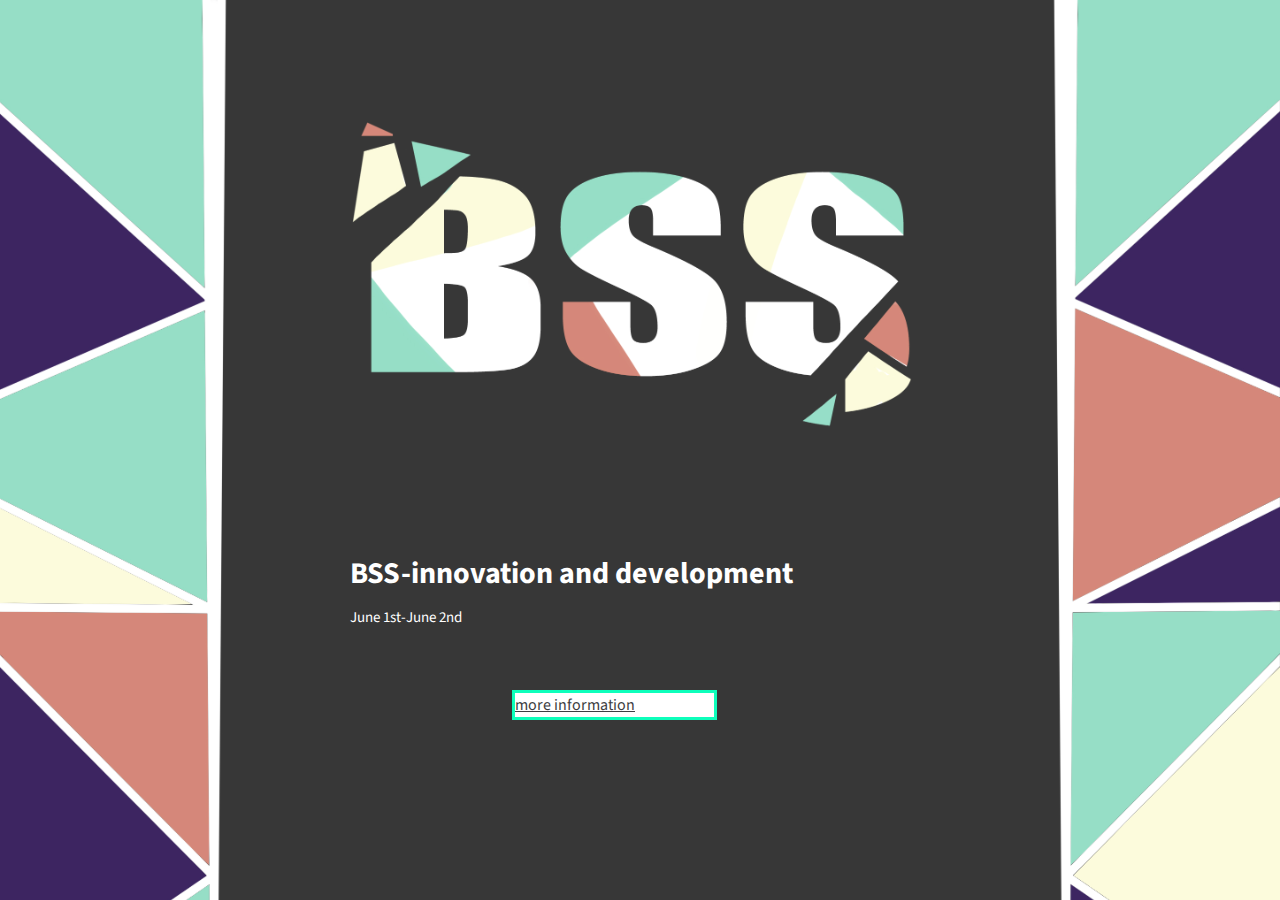
<file: index.html>
<!DOCTYPE html>
<html>
<head>

	<meta charset="utf-8">
	<meta http-equiv="X-UA-Compatible" content="IE=edge">
	<title>BSS-innovation and development</title>
	<meta name="description" content="">
	
	<!-- Enable responsive layouts; tell browsers not to shrink pages to fit small screens -->
	<meta name="viewport" content="width=device-width, initial-scale=1">

	<!-- Load styles -->
	<!-- For production, combine all of the stylesheets -->
	<link rel="stylesheet" href="css/sitewide.css">
	
	<!-- pull in webfonts -->
	<link href="https://fonts.googleapis.com/css?family=Source+Sans+Pro" rel="stylesheet">

</head>
<body>

	<!-- Page content goes inside the container -->
	<!-- In general, you should have only one container per page. -->
	<div class="container">

		<h1>BSS-innovation and development</h1>

		<p>June 1st-June 2nd</p>
	</div>
	<div class="link">
		<a href="index-information.html"> more information </a>

	</div><!-- end container -->
	
</body>
</html>
</file>
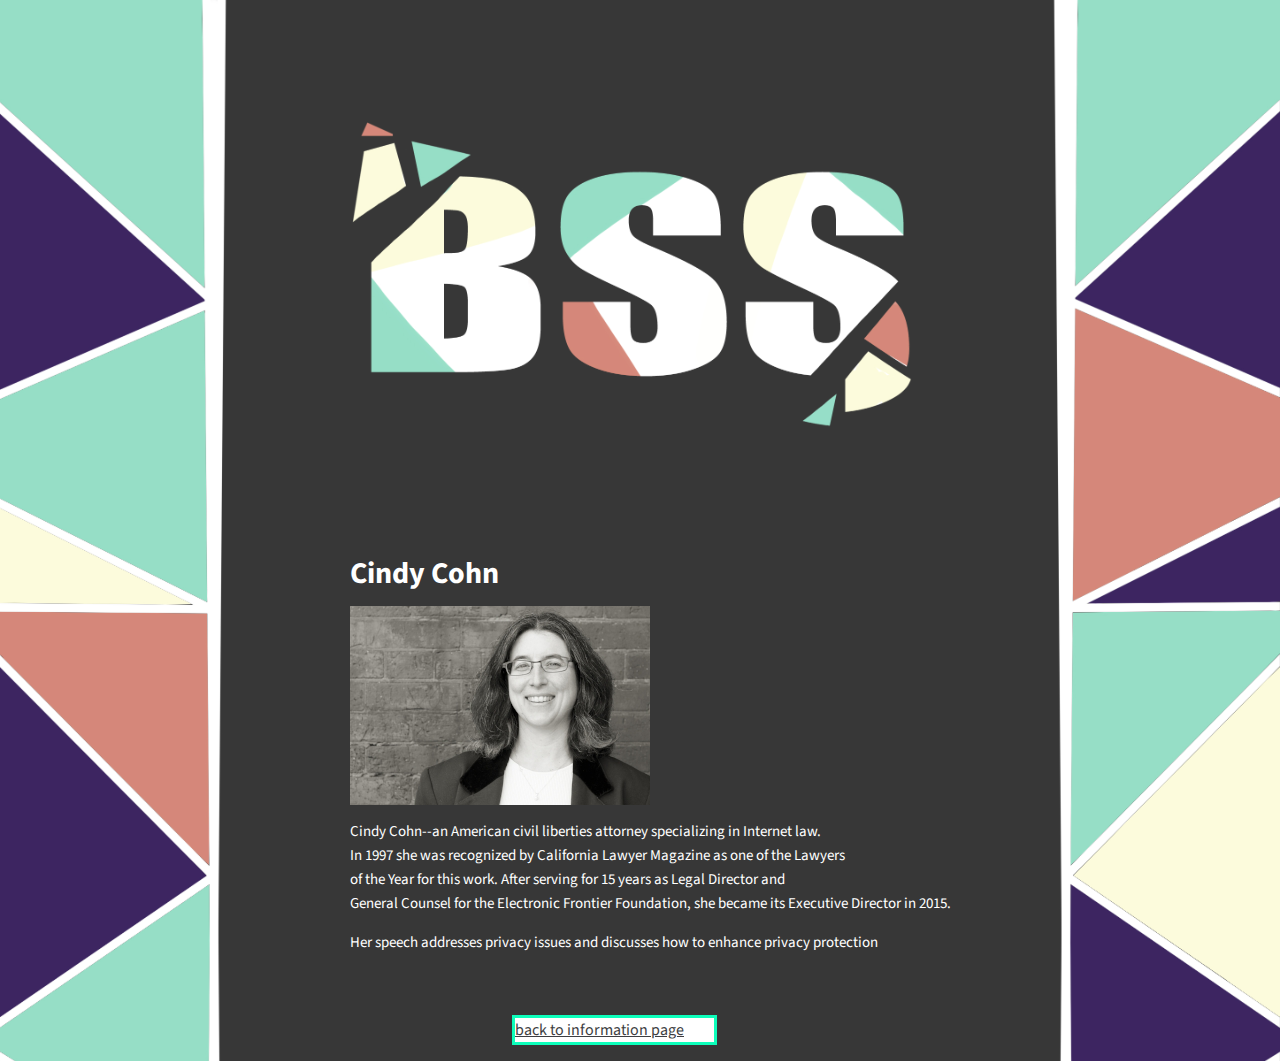
<file: index cc.html>
<!DOCTYPE html>
<html>
<head>

	<meta charset="utf-8">
	<meta http-equiv="X-UA-Compatible" content="IE=edge">
	<title>BSS-innovation and development</title>
	<meta name="description" content="">
	
	<!-- Enable responsive layouts; tell browsers not to shrink pages to fit small screens -->
	<meta name="viewport" content="width=device-width, initial-scale=1">

	<!-- Load styles -->
	<!-- For production, combine all of the stylesheets -->
	<link rel="stylesheet" href="css/sitewide.css">
	
	<!-- pull in webfonts -->
	<link href="https://fonts.googleapis.com/css?family=Source+Sans+Pro" rel="stylesheet">

</head>
<body>

	<!-- Page content goes inside the container -->
	<!-- In general, you should have only one container per page. -->
	<div class="container">

		<h1>Cindy Cohn</h1>
		<img src="img/download.jpeg">

		<p>Cindy Cohn--an American civil liberties attorney specializing in Internet law. <br>In 1997 she was recognized by California Lawyer Magazine as one of the Lawyers <br>of the Year for this work. After serving for 15 years as Legal Director and <br>General Counsel for the Electronic Frontier Foundation, she became its Executive Director in 2015.</P>
			<p>Her speech addresses privacy issues and discusses how to enhance privacy protection</p>
	</div>
	<div class="link">
		<a href="index-information.html"> back to information page</a>

	</div><!-- end container -->
	
</body>
</html>
</file>
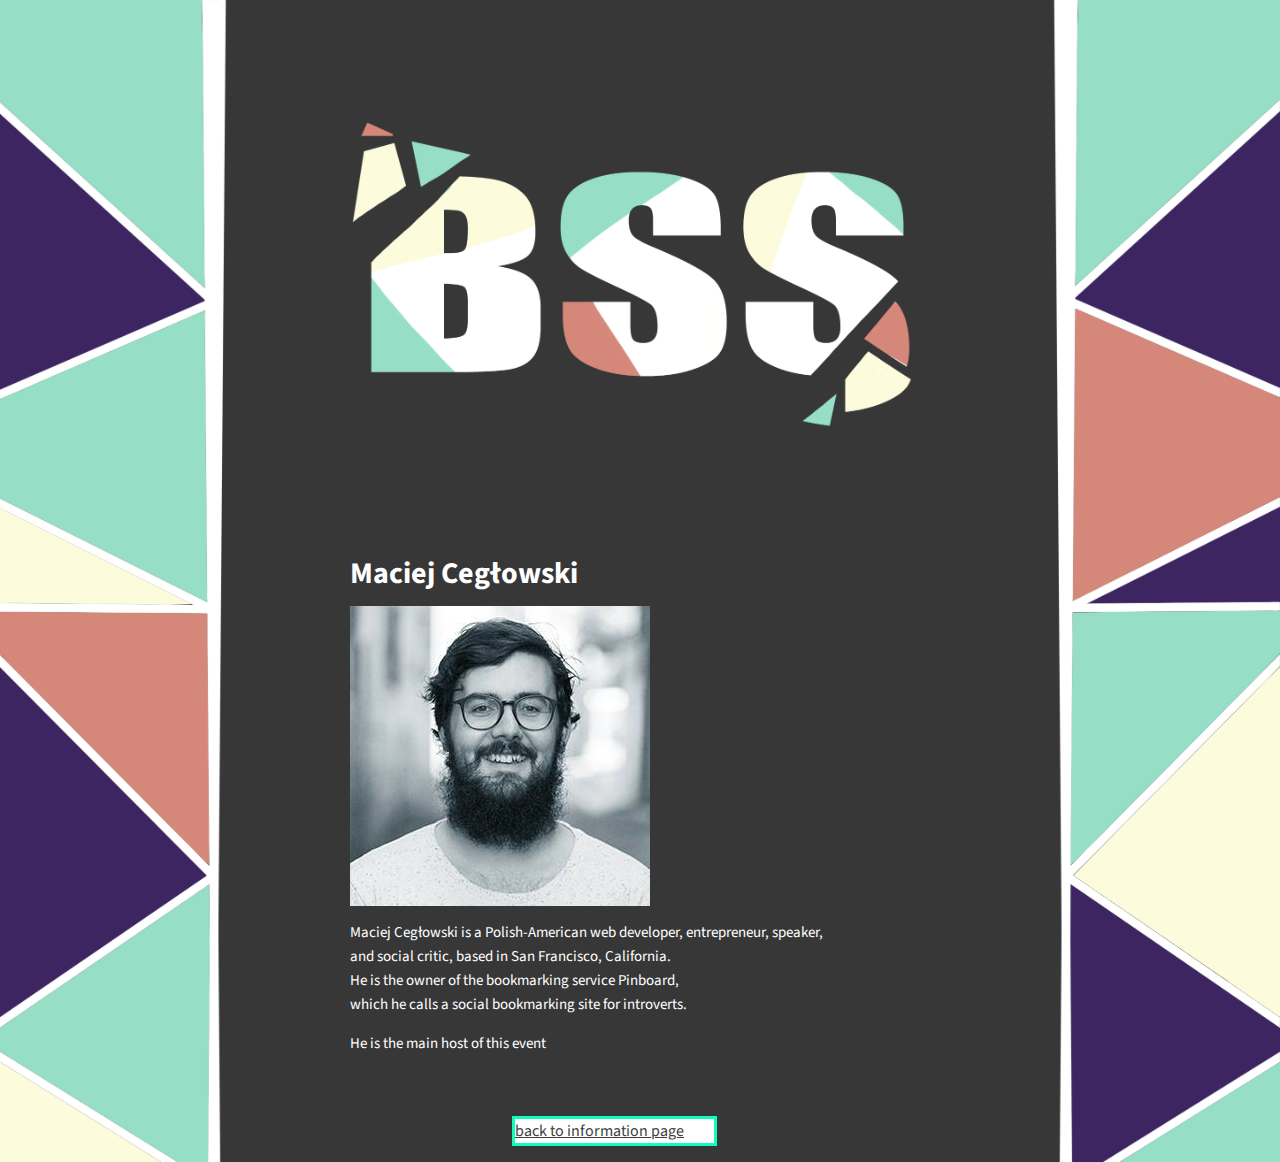
<file: index https.html>
<!DOCTYPE html>
<html>
<head>

	<meta charset="utf-8">
	<meta http-equiv="X-UA-Compatible" content="IE=edge">
	<title>BSS-innovation and development</title>
	<meta name="description" content="">
	
	<!-- Enable responsive layouts; tell browsers not to shrink pages to fit small screens -->
	<meta name="viewport" content="width=device-width, initial-scale=1">

	<!-- Load styles -->
	<!-- For production, combine all of the stylesheets -->
	<link rel="stylesheet" href="css/sitewide.css">
	
	<!-- pull in webfonts -->
	<link href="https://fonts.googleapis.com/css?family=Source+Sans+Pro" rel="stylesheet">

</head>
<body>

	<!-- Page content goes inside the container -->
	<!-- In general, you should have only one container per page. -->
	<div class="container">

		<h1>Maciej Cegłowski</h1>
		<img src="img/Xq6a6u9n_400x400.jpg">

		<p>Maciej Cegłowski is a Polish-American web developer, entrepreneur, speaker, <br>and social critic, based in San Francisco, California. <br>He is the owner of the bookmarking service Pinboard, <br>which he calls a social bookmarking site for introverts.</P>
			<p>He is the main host of this event</p>
	</div>
	<div class="link">
		<a href="index-information.html"> back to information page</a>

	</div><!-- end container -->
	
</body>
</html>
</file>
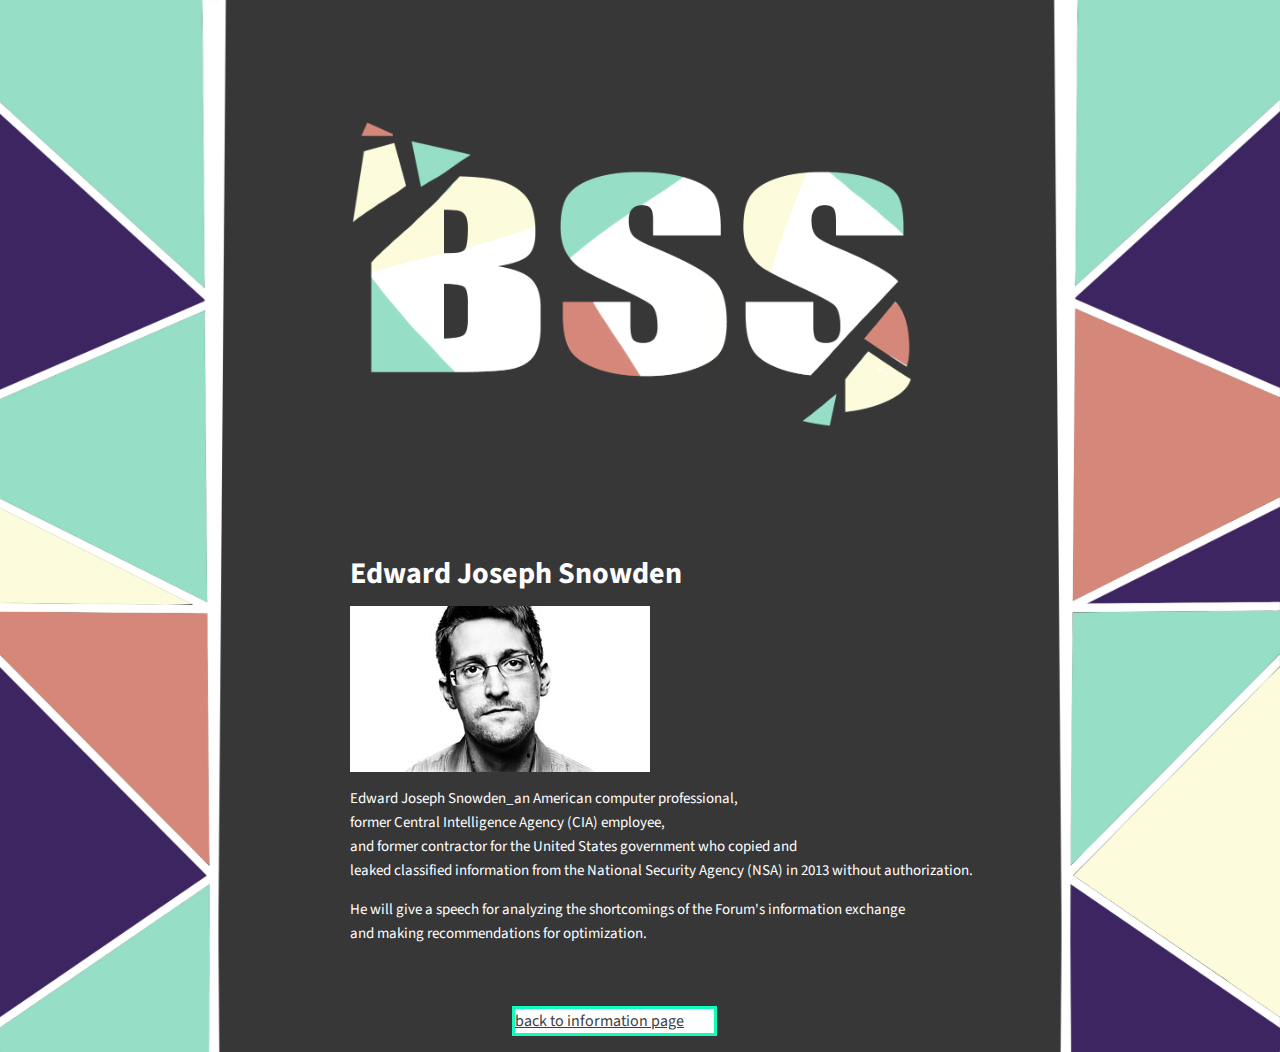
<file: index jEdward J S.html>
<!DOCTYPE html>
<html>
<head>

	<meta charset="utf-8">
	<meta http-equiv="X-UA-Compatible" content="IE=edge">
	<title>BSS-innovation and development</title>
	<meta name="description" content="">
	
	<!-- Enable responsive layouts; tell browsers not to shrink pages to fit small screens -->
	<meta name="viewport" content="width=device-width, initial-scale=1">

	<!-- Load styles -->
	<!-- For production, combine all of the stylesheets -->
	<link rel="stylesheet" href="css/sitewide.css">
	
	<!-- pull in webfonts -->
	<link href="https://fonts.googleapis.com/css?family=Source+Sans+Pro" rel="stylesheet">

</head>
<body>

	<!-- Page content goes inside the container -->
	<!-- In general, you should have only one container per page. -->
	<div class="container">

		<h1>Edward Joseph Snowden</h1>
		<img src="img/Cnt4_Fr53-1.jpg">

		<p>Edward Joseph Snowden_an American computer professional, <br>former Central Intelligence Agency (CIA) employee, <br>and former contractor for the United States government who copied and <br>leaked classified information from the National Security Agency (NSA) in 2013 without authorization.  </P>
			<p>He will give a speech for analyzing the shortcomings of the Forum's information exchange <br>and making recommendations for optimization.</p>
	</div>
	<div class="link">
		<a href="index-information.html"> back to information page</a>

	</div><!-- end container -->
	
</body>
</html>
</file>
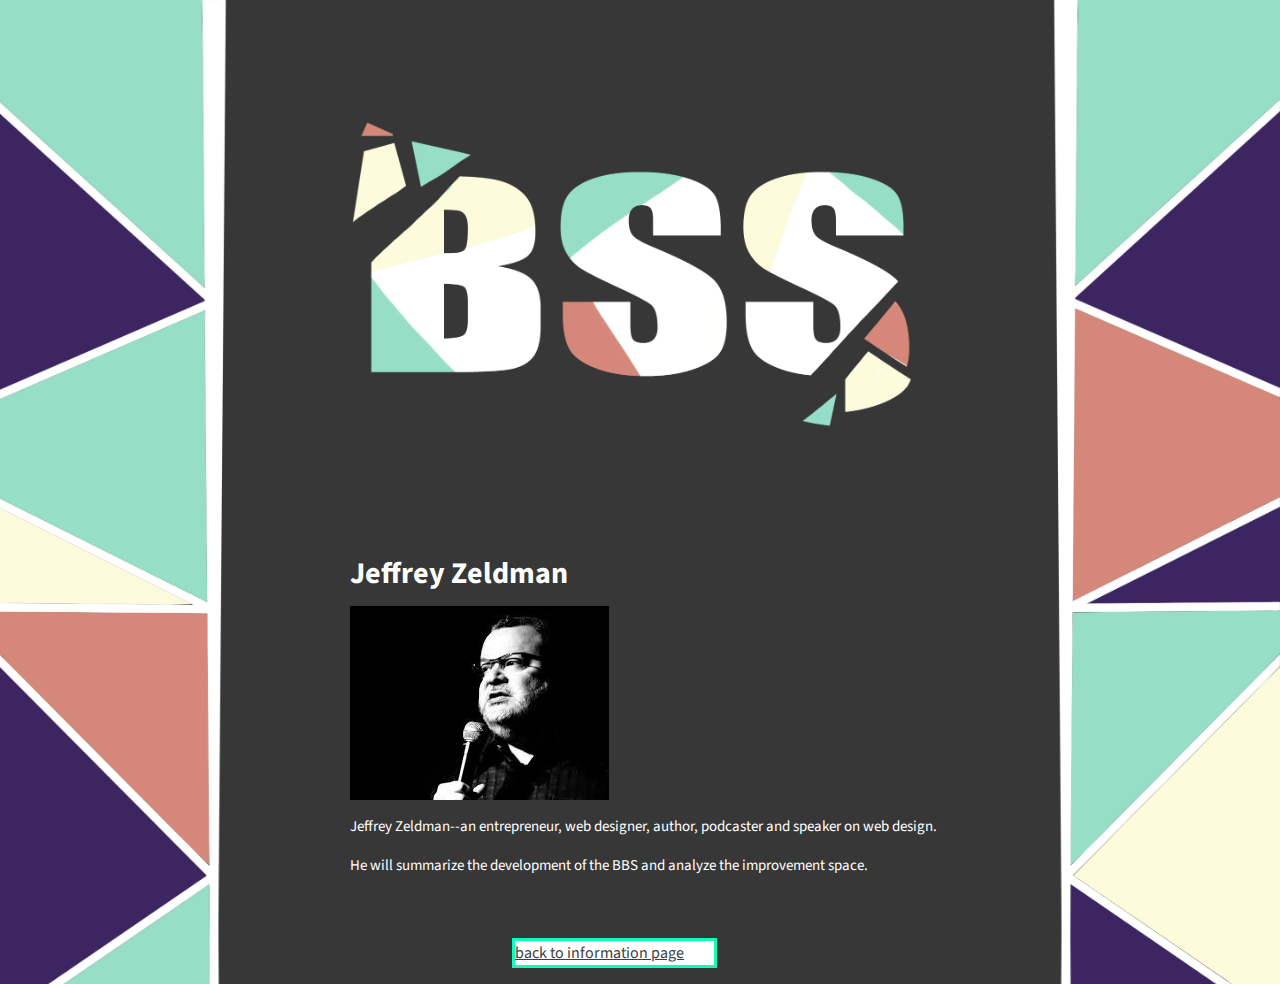
<file: index jz.html>
<!DOCTYPE html>
<html>
<head>

	<meta charset="utf-8">
	<meta http-equiv="X-UA-Compatible" content="IE=edge">
	<title>BSS-innovation and development</title>
	<meta name="description" content="">
	
	<!-- Enable responsive layouts; tell browsers not to shrink pages to fit small screens -->
	<meta name="viewport" content="width=device-width, initial-scale=1">

	<!-- Load styles -->
	<!-- For production, combine all of the stylesheets -->
	<link rel="stylesheet" href="css/sitewide.css">
	
	<!-- pull in webfonts -->
	<link href="https://fonts.googleapis.com/css?family=Source+Sans+Pro" rel="stylesheet">

</head>
<body>

	<!-- Page content goes inside the container -->
	<!-- In general, you should have only one container per page. -->
	<div class="container">

		<h1>Jeffrey Zeldman</h1>
		<img src="img/images.jpeg">

		<p>Jeffrey Zeldman--an entrepreneur, web designer, author, podcaster and speaker on web design.  </P>
			<p>He will summarize the development of the BBS and analyze the improvement space.</p>
	</div>
	<div class="link">
		<a href="index-information.html"> back to information page</a>

	</div><!-- end container -->
	
</body>
</html>
</file>
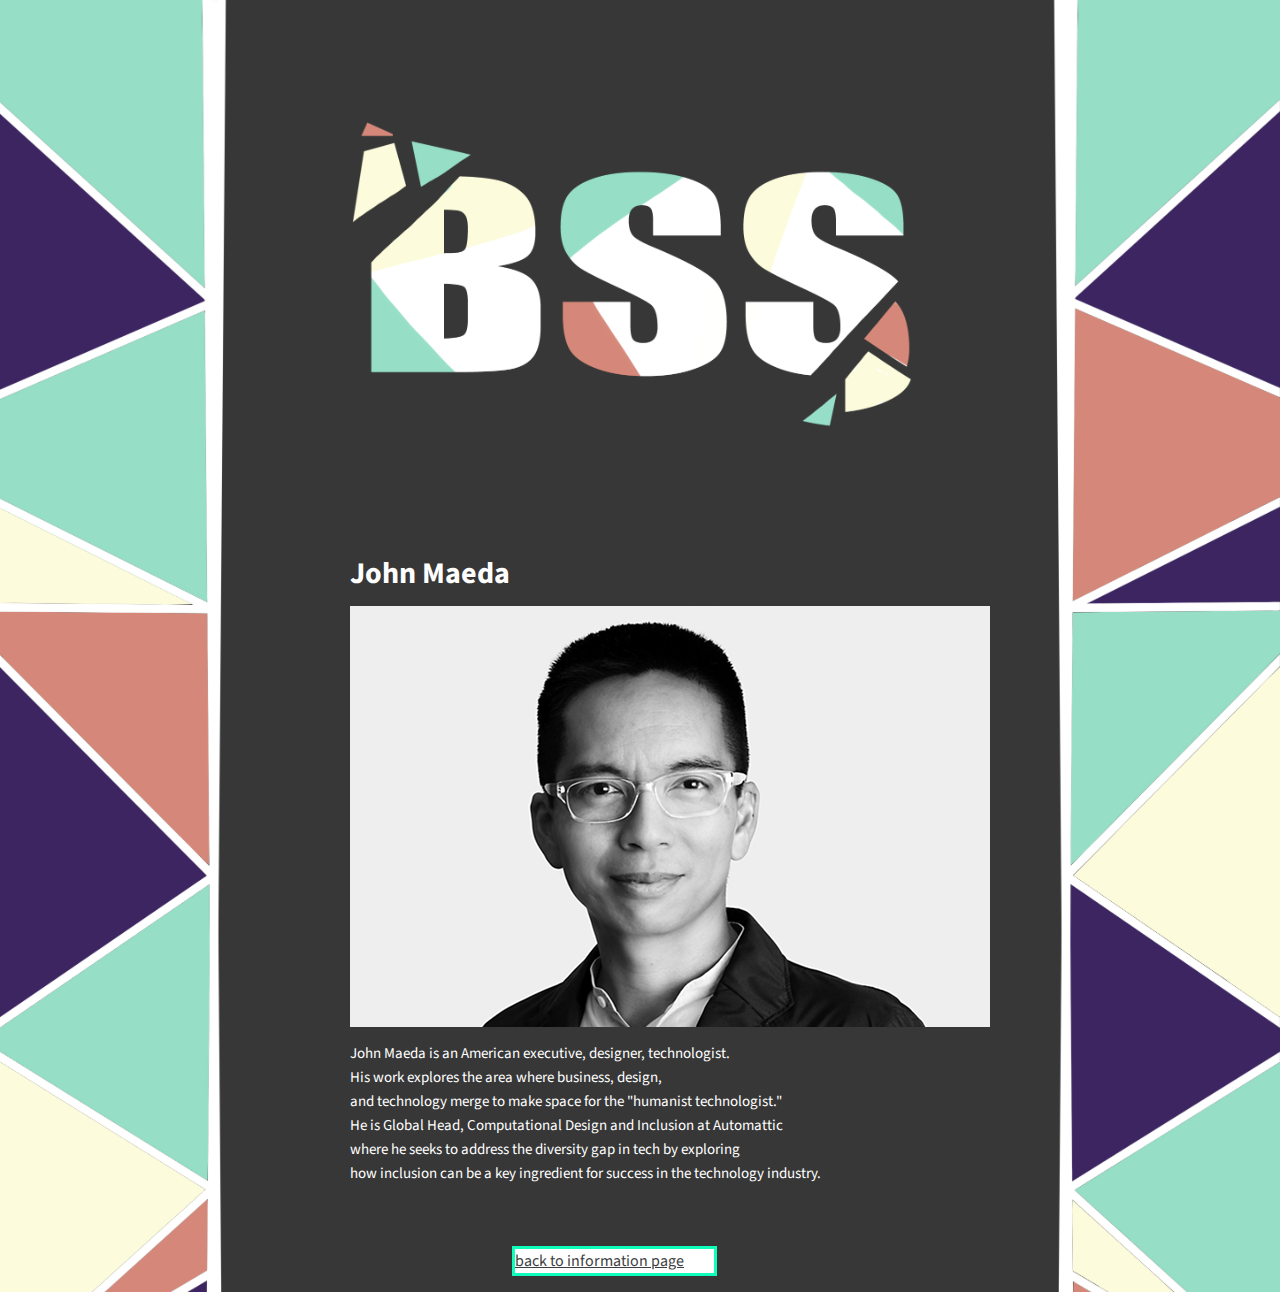
<file: index KKK.html>
<!DOCTYPE html>
<html>
<head>

	<meta charset="utf-8">
	<meta http-equiv="X-UA-Compatible" content="IE=edge">
	<title>BSS-innovation and development</title>
	<meta name="description" content="">
	
	<!-- Enable responsive layouts; tell browsers not to shrink pages to fit small screens -->
	<meta name="viewport" content="width=device-width, initial-scale=1">

	<!-- Load styles -->
	<!-- For production, combine all of the stylesheets -->
	<link rel="stylesheet" href="css/sitewide.css">
	
	<!-- pull in webfonts -->
	<link href="https://fonts.googleapis.com/css?family=Source+Sans+Pro" rel="stylesheet">

</head>
<body>

	<!-- Page content goes inside the container -->
	<!-- In general, you should have only one container per page. -->
	<div class="container">

		<h1>John Maeda</h1>
		<img src="img/130702_john_maeda2.jpg">

		<p>John Maeda  is an American executive, designer, technologist.<br> His work explores the area where business, design, <br>and technology merge to make space for the "humanist technologist."<br> He is Global Head, Computational Design and Inclusion at Automattic <br>where he seeks to address the diversity gap in tech by exploring <br>how inclusion can be a key ingredient for success in the technology industry. </P>
			<p></p>
	</div>
	<div class="link">
		<a href="index-information.html"> back to information page</a>

	</div><!-- end container -->
	
</body>
</html>
</file>
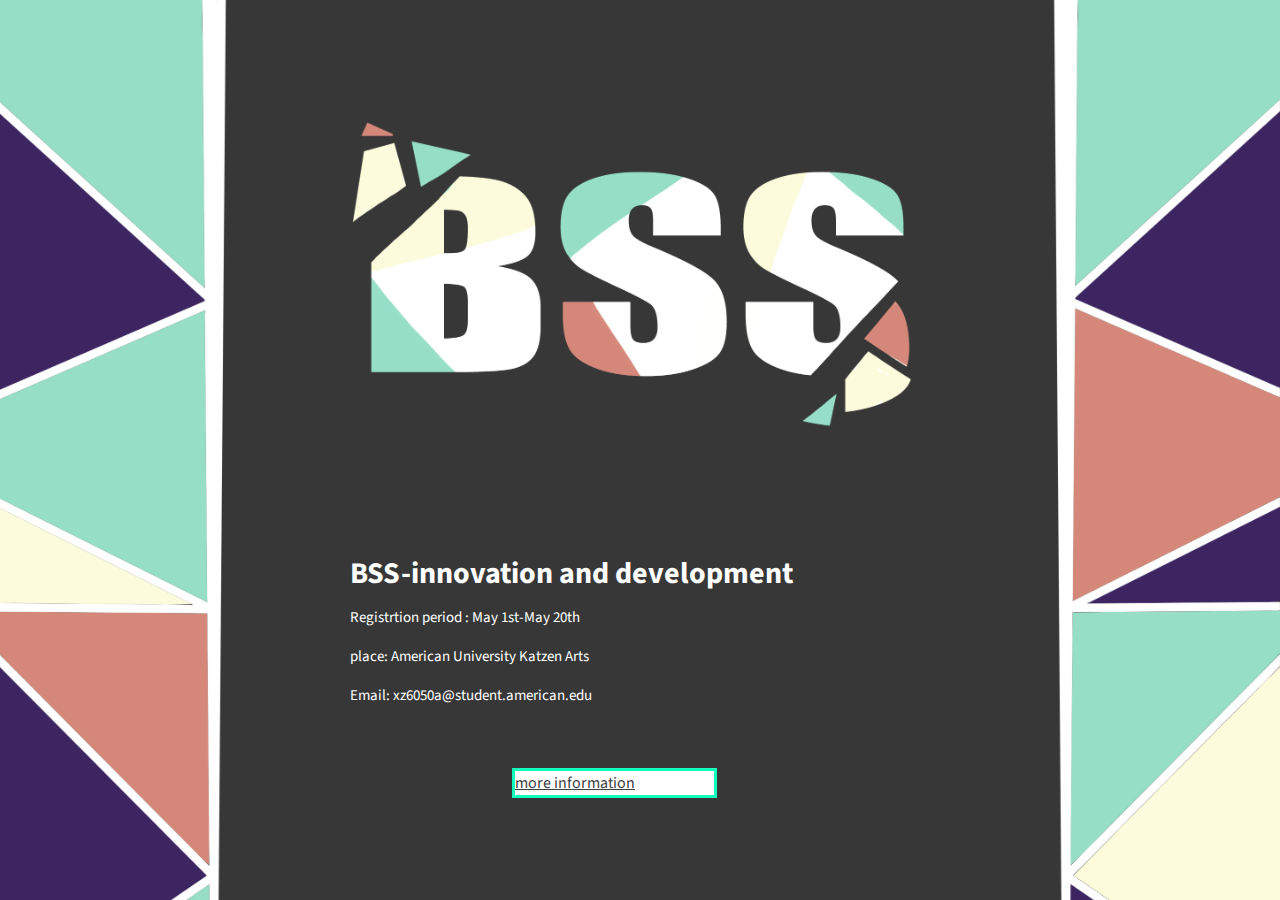
<file: index registrtion.html>
<!DOCTYPE html>
<html>
<head>

	<meta charset="utf-8">
	<meta http-equiv="X-UA-Compatible" content="IE=edge">
	<title>BSS-innovation and development</title>
	<meta name="description" content="">
	
	<!-- Enable responsive layouts; tell browsers not to shrink pages to fit small screens -->
	<meta name="viewport" content="width=device-width, initial-scale=1">

	<!-- Load styles -->
	<!-- For production, combine all of the stylesheets -->
	<link rel="stylesheet" href="css/sitewide.css">
	
	<!-- pull in webfonts -->
	<link href="https://fonts.googleapis.com/css?family=Source+Sans+Pro" rel="stylesheet">

</head>
<body>

	<!-- Page content goes inside the container -->
	<!-- In general, you should have only one container per page. -->
	<div class="container">

		<h1>BSS-innovation and development</h1>

		<p>Registrtion period : May 1st-May 20th</p>
		<p>place: American University Katzen Arts</p>
		<P>Email: xz6050a@student.american.edu</P>
	</div>
	<div class="link">
		<a href="index-information.html"> more information </a>

	</div><!-- end container -->
	
</body>
</html>
</file>
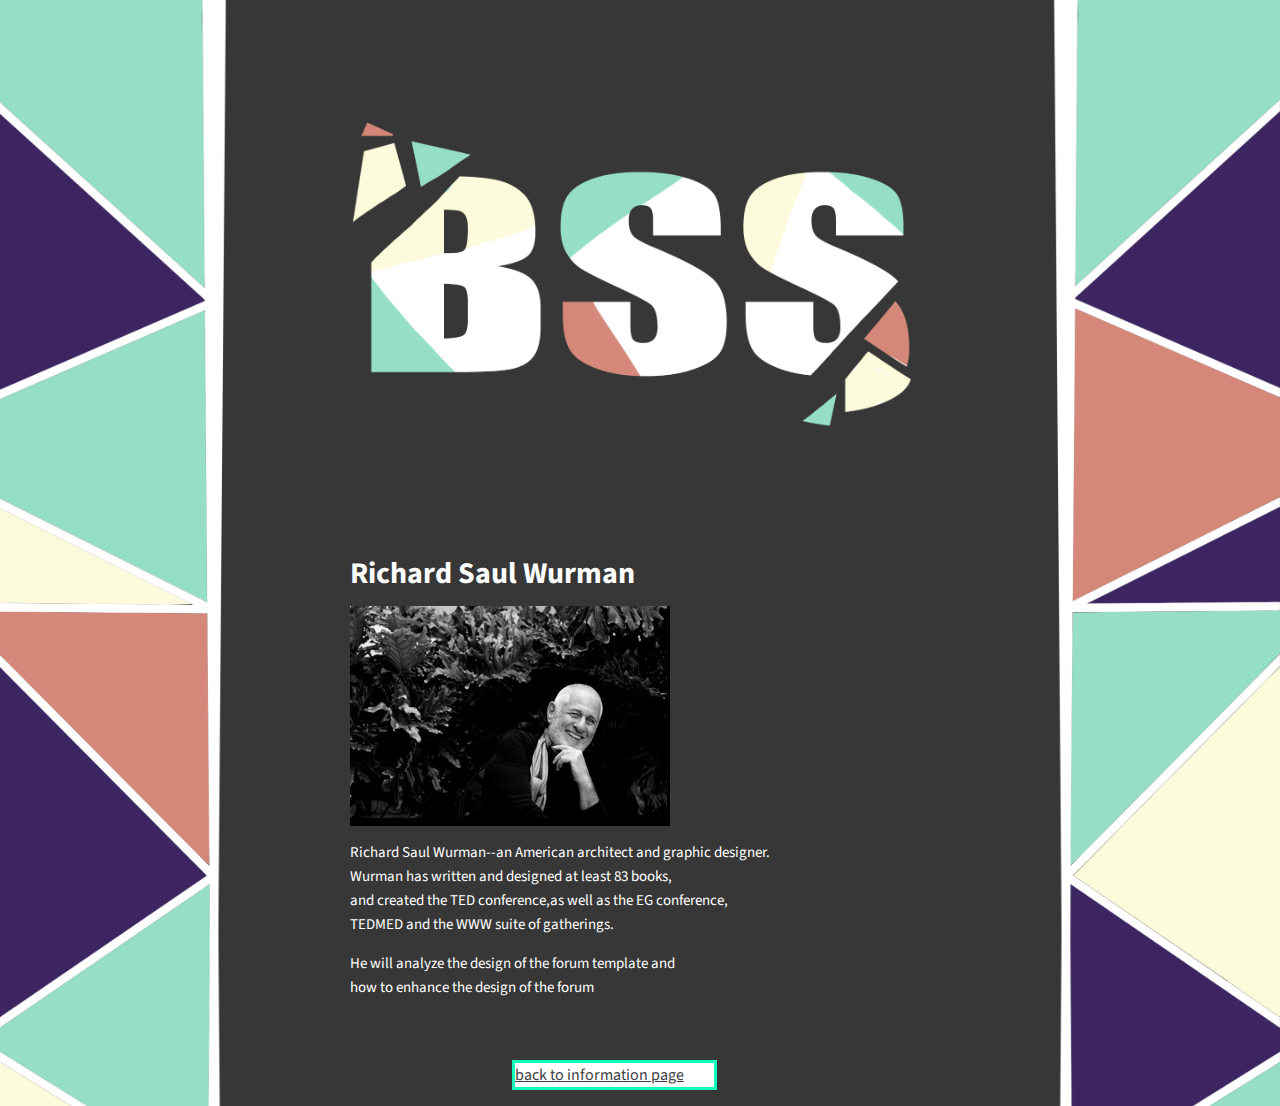
<file: index Richard S W.html>
<!DOCTYPE html>
<html>
<head>

	<meta charset="utf-8">
	<meta http-equiv="X-UA-Compatible" content="IE=edge">
	<title>BSS-innovation and development</title>
	<meta name="description" content="">
	
	<!-- Enable responsive layouts; tell browsers not to shrink pages to fit small screens -->
	<meta name="viewport" content="width=device-width, initial-scale=1">

	<!-- Load styles -->
	<!-- For production, combine all of the stylesheets -->
	<link rel="stylesheet" href="css/sitewide.css">
	
	<!-- pull in webfonts -->
	<link href="https://fonts.googleapis.com/css?family=Source+Sans+Pro" rel="stylesheet">

</head>
<body>

	<!-- Page content goes inside the container -->
	<!-- In general, you should have only one container per page. -->
	<div class="container">

		<h1>Richard Saul Wurman</h1>
		<img src="img/Richard_Saul_Wurman2.jpg">

		<p>Richard Saul Wurman--an American architect and graphic designer. <br>Wurman has written and designed at least 83 books, <br>and created the TED conference,as well as the EG conference, <br>TEDMED and the WWW suite of gatherings. </P>
			<p>He will analyze the design of the forum template and <br>how to enhance the design of the forum</p>
	</div>
	<div class="link">
		<a href="index-information.html"> back to information page</a>

	</div><!-- end container -->
	
</body>
</html>
</file>
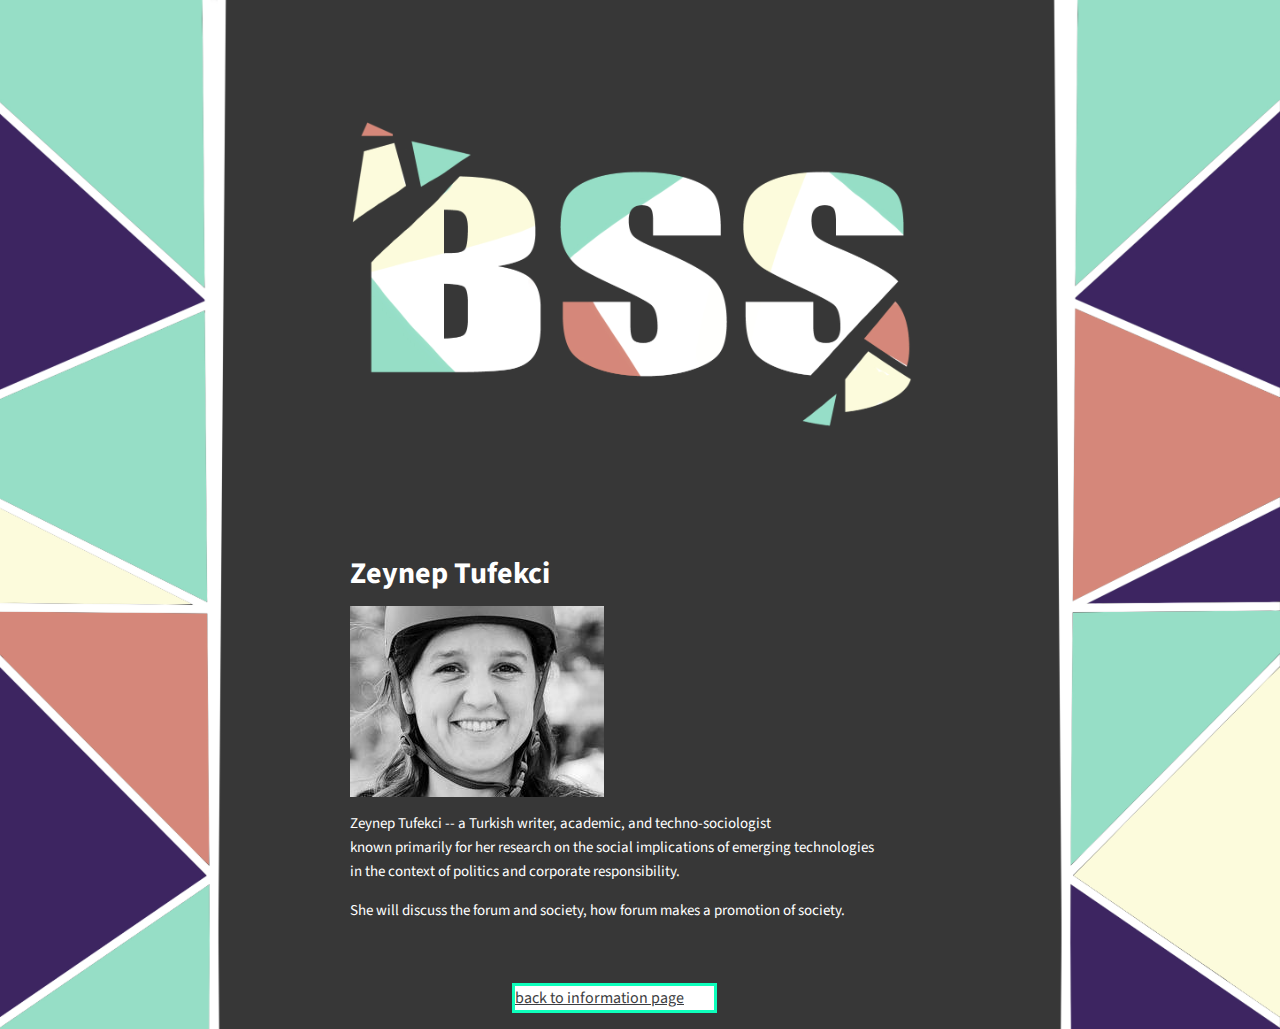
<file: index Zeynep Tufekci.html>
<!DOCTYPE html>
<html>
<head>

	<meta charset="utf-8">
	<meta http-equiv="X-UA-Compatible" content="IE=edge">
	<title>BSS-innovation and development</title>
	<meta name="description" content="">
	
	<!-- Enable responsive layouts; tell browsers not to shrink pages to fit small screens -->
	<meta name="viewport" content="width=device-width, initial-scale=1">

	<!-- Load styles -->
	<!-- For production, combine all of the stylesheets -->
	<link rel="stylesheet" href="css/sitewide.css">
	
	<!-- pull in webfonts -->
	<link href="https://fonts.googleapis.com/css?family=Source+Sans+Pro" rel="stylesheet">

</head>
<body>

	<!-- Page content goes inside the container -->
	<!-- In general, you should have only one container per page. -->
	<div class="container">

		<h1>Zeynep Tufekci</h1>
		<img src="img/ae45167ee2ea8afacd20e1fa9570bad936f1df9b_254x191.jpg">

		<p>Zeynep Tufekci -- a Turkish writer, academic, and techno-sociologist <br>known primarily for her research on the social implications of emerging technologies <br>in the context of politics and corporate responsibility.   </P>
			<p>She will discuss the forum and society, how forum makes a promotion of society.</p>
	</div>
	<div class="link">
		<a href="index-information.html"> back to information page</a>

	</div><!-- end container -->
	
</body>
</html>
</file>
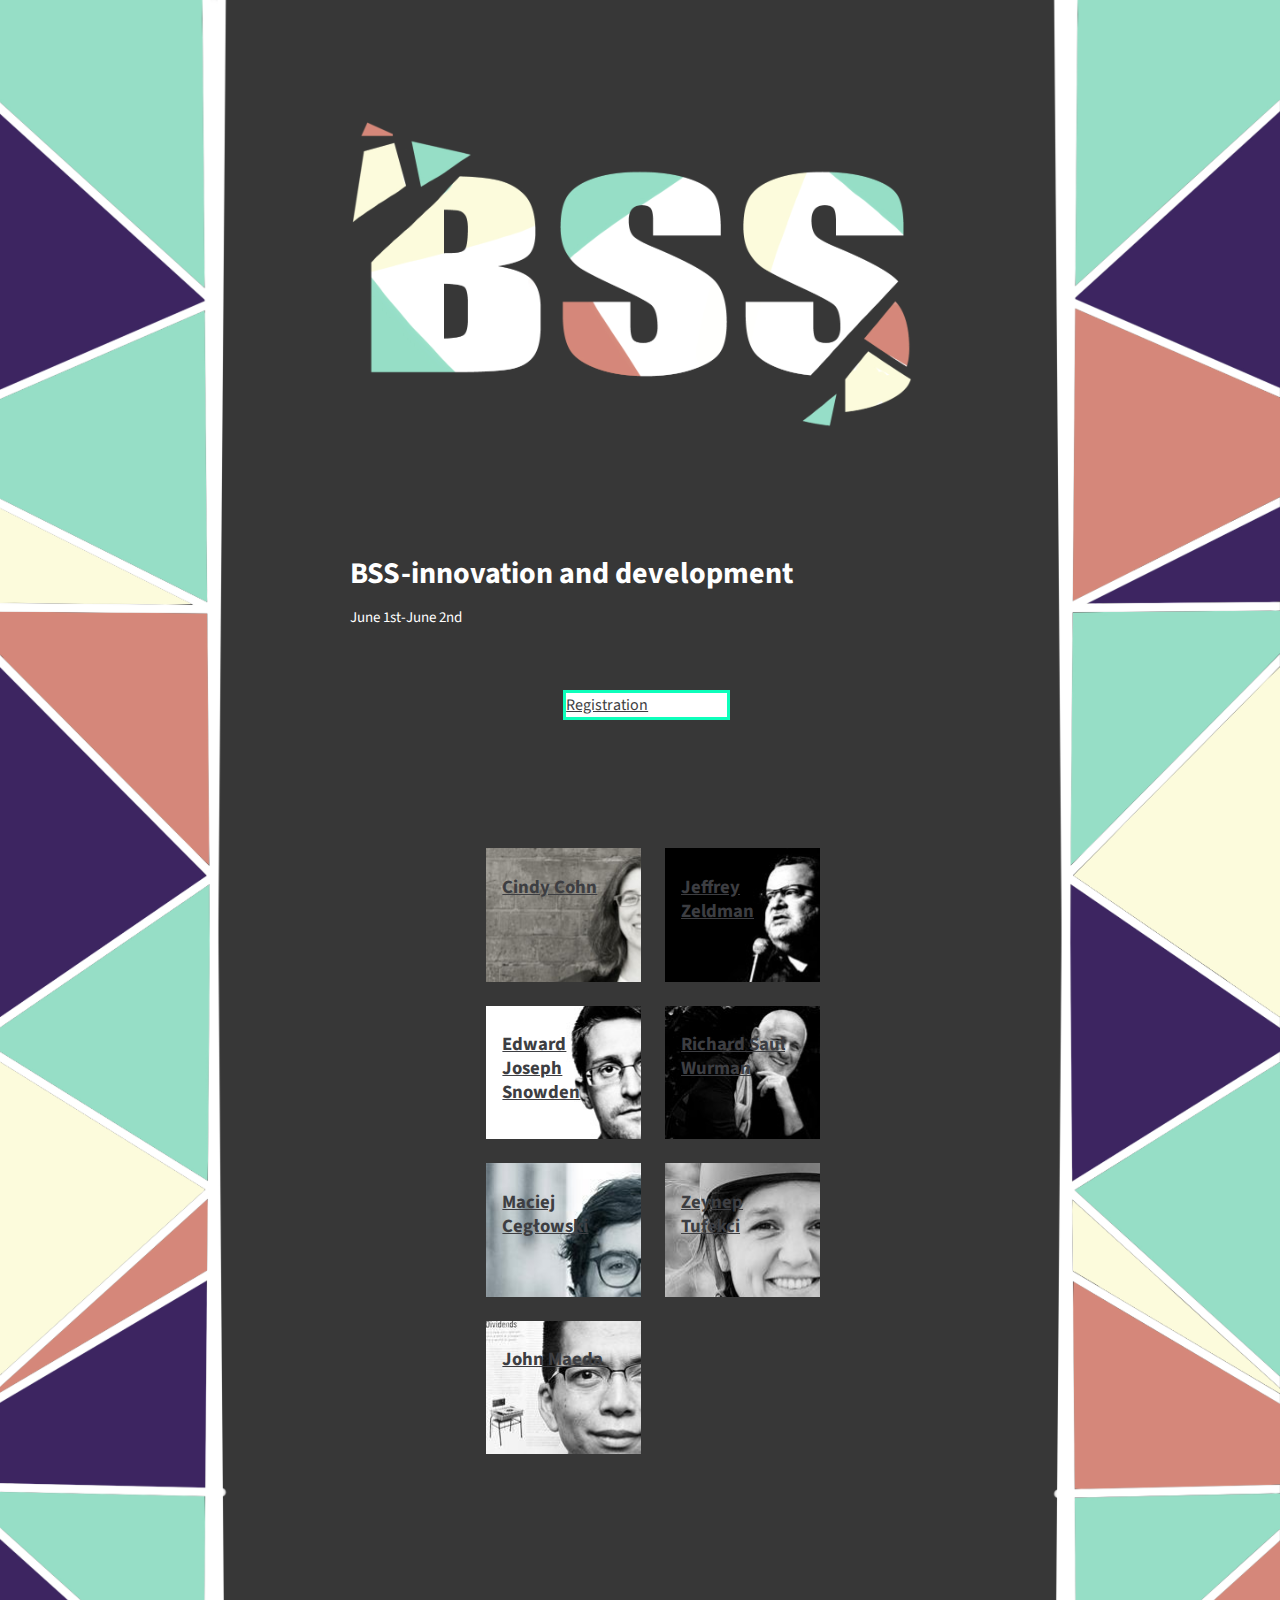
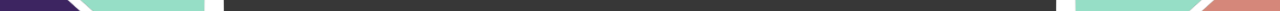
<file: index-information.html>
<!DOCTYPE html>
<html>
<head>

	<meta charset="utf-8">
	<meta http-equiv="X-UA-Compatible" content="IE=edge">
	<title>BSS-innovation and development</title>
	<meta name="description" content="">
	
	<!-- Enable responsive layouts; tell browsers not to shrink pages to fit small screens -->
	<meta name="viewport" content="width=device-width, initial-scale=1">

	<!-- Load styles -->
	<!-- For production, combine all of the stylesheets -->
	<link rel="stylesheet" href="css/sitewide.css">
	
	<!-- pull in webfonts -->
	<link href="https://fonts.googleapis.com/css?family=Source+Sans+Pro" rel="stylesheet">

</head>
<body>

	<!-- Page content goes inside the container -->
	<!-- In general, you should have only one container per page. -->
	<div class="container">

		<h1>BSS-innovation and development</h1>

		<p>June 1st-June 2nd</p>

	</div><!-- end container -->
	<div class="link-R">
		<a href="index registrtion.html"> Registration </a>
	</div>
	<div class="people">
		<div class="box box-a">
			<h3><a href="index cc.html"> Cindy Cohn</a></h3>
		</div>

		<div class="box box-b">
			<h3><a href="index jz.html"> Jeffrey Zeldman</a></h3>
		</div>
		
		<div class="box box-c">
			<h3><a href="index jEdward J S.html"> Edward Joseph Snowden</a></h3>
		</div>

		<div class="box box-d">
			<h3><a href="index Richard S W.html"> Richard Saul Wurman</a></h3>
		</div>

		<div class="box box-e">
			<h3><a href="index https.html"> Maciej Cegłowski</a></h3>
		</div>

		<div class="box box-f">
			<h3><a href="index Zeynep Tufekci.html"> Zeynep Tufekci</a></h3>
		</div>

		<div class="box box-g">
			<h3><a href="index KKK.html"> John Maeda</a></h3>
		</div>

	


	</div>
</body>
</html>
</file>
<file: css/sitewide.css>
/* ------------------------------------------------------------ */
/* imports and utilities */

/* 3rd-party CSS files */
@import 'vendor/h5bp-head.css';
@import 'vendor/normalize.css';
@import 'vendor/h5bp-tail.css';

/* use a more intuitive box sizing model (http://is.gd/wNVjAo) */
* { -moz-box-sizing: border-box; -webkit-box-sizing: border-box; box-sizing: border-box; }

/* Scale down images and embedded videos so they don't overflow their parents */
img, object { max-width: 100%; }

/*	Development/layout aid. Remove the comments
	on this rule in order to draw boxes around DIVs
	and other elements used for layout. */
/* 
div, main, article, section, aside, hgroup, header, footer, address, nav {
	border: 1px solid rgba(255,0,0,0.15) !important;
	background: rgba(255,0,0,0.05) !important;		
}
*/


/* ------------------------------------------------------------ */
/* start project-specifc styles below this line */

body {
	font-family: "Source Sans Pro", "Helvetica Neue", Helvetica, Arial, sans-serif;
	font-size: 16px;
	line-height: 1.5em;
	color: #222;
	background-image: url("../img/背景.jpg");
	background-size: 100%;
}

/*	Generally, you w

ill only want one container element in
	the document, wrapping around the main content area. 
	If you have more than one container, you are probably doing
	something wrong. 	
*/
.container {
	margin-top: 40%;
	margin-right: auto;
	margin-bottom: 1em;
	margin-left: 25%;
	width: 90%;
	max-width: 1200px;
	padding: 2em;
	color:white;
	font-size: 15px;
	
}
.left{
	position: fixed;
	
}
.right{
	
}

.link{
	margin-right: 25%;
	margin-bottom: 1em;
	margin-left: 40%;
	width: 16%;
	border:3px solid #0DFFBB;
	background-color: white;
	color: white;

}
.link-R{
	margin-right: 25%;
	margin-bottom: 1em;
	margin-left: 44%;
	width: 13%;
	border:3px solid #0DFFBB;
	background-color: white;
	color: white;
}
.people{
	margin-top: 10%;
	display: grid;
	grid-template-columns:1fr 1fr 1fr ;
	grid-template-rows:2fr 2fr 2fr 2fr 2fr;
	grid-gap:1.5em;
	width: 40%;
	margin-left: 38%;
}
.box {
	padding: 0.5em 1em 1em 1em;
	background-color: #B6E7F0;
}
.box-b{
	grid-row:1/2;
	grid-columns:2/3;
	background-image: url("../img/images1.jpg");
}
.box-a{
	grid-row:1/2;
	grid-columns:1/2;
	background-image: url("../img/download2.jpg")
}
.box-c{
	grid-row:2/3;
	grid-columns:1/2;
	background-image: url("../img/Cnt4_Fr53-1.jpg")

}
.box-d{
	grid-row:2/3;
	grid-columns:2/3;
	background-image: url("../img/Richard_Saul_Wurman1.jpg")
}
.box-e{
	grid-row:3/4;
	grid-columns:1/2;
	background-image: url("../img/Xq6a6u9n_400x400.jpg")
}
.box-f{
	grid-row:3/4;
	grid-columns:2/3;
	background-image: url("../img/ae45167ee2ea8afacd20e1fa9570bad936f1df9b_254x191.jpg")
}
.box-g{
	grid-row:4/5;
	grid-columns:1/2;
	background-image: url("../img/30b1f70dfe48e086efa2979ad4d8266aafc0a2e5_254x191.jpg")
}


a{
	color:#3D3E42;
}
</file>
